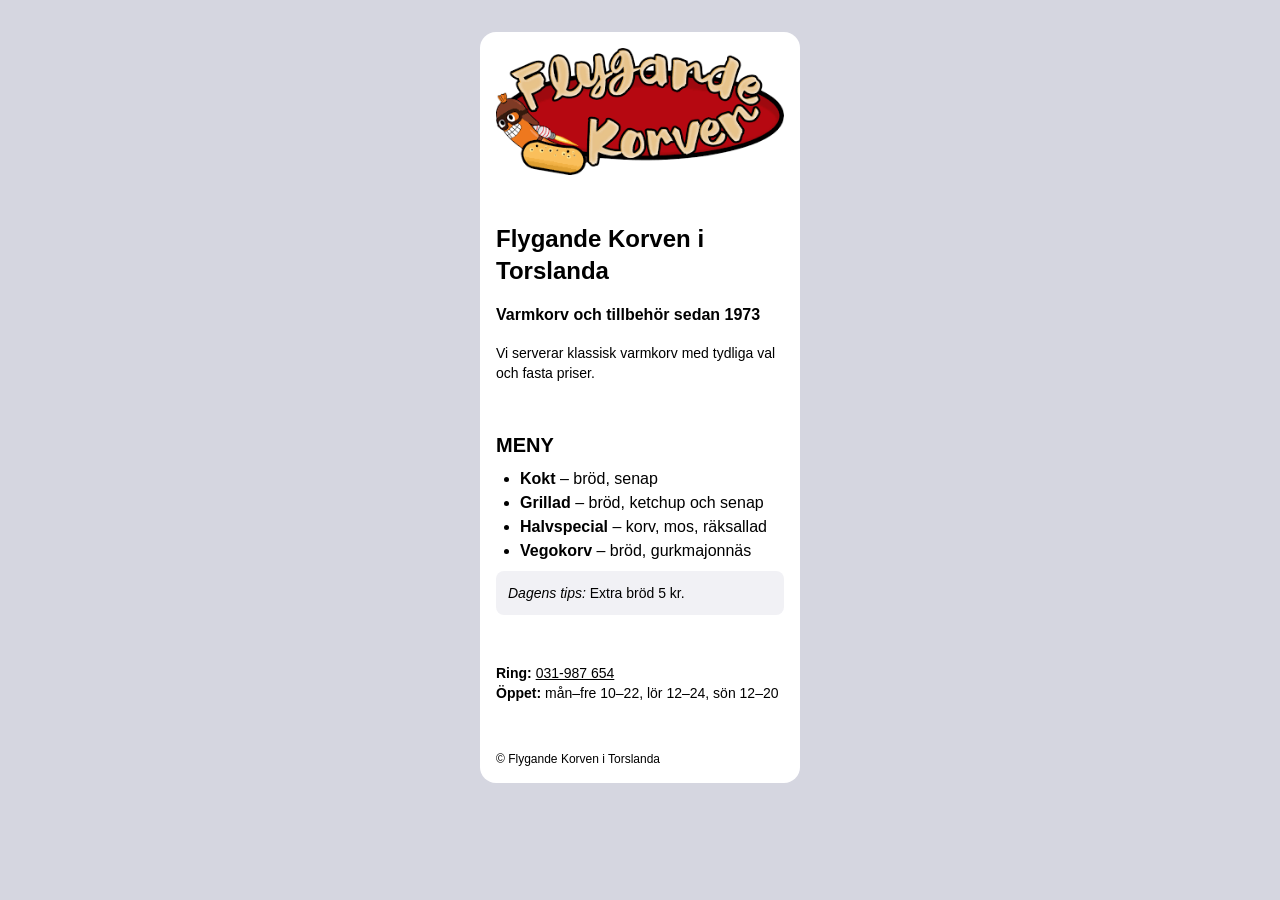
<file: index.html>
<!doctype html>
<html lang="sv">
  <head>
    <meta charset="utf-8">
    <meta name="viewport" content="width=device-width, initial-scale=1">
    <title>Flygande Korven i Torslanda</title>
    <link rel="stylesheet" href="style.css">
  </head>
  <body>
    <div class="menu-card">
      <header>
        <img class="logo" src="assets/flygande-korven-logo.png" alt="Flygande Korven">
        <h1>Flygande Korven i Torslanda</h1>
        <p class="tagline">Varmkorv och tillbehör sedan 1973</p>
        <p class="description">Vi serverar klassisk varmkorv med tydliga val och fasta priser.</p>
      </header>
      <main>
        <h2>MENY</h2>
        <ul>
          <li><strong>Kokt</strong> – bröd, senap</li>
          <li><strong>Grillad</strong> – bröd, ketchup och senap</li>
          <li><strong>Halvspecial</strong> – korv, mos, räksallad</li>
          <li><strong>Vegokorv</strong> – bröd, gurkmajonnäs</li>
        </ul>
        <p class="menu-tip"><em>Dagens tips:</em> Extra bröd 5 kr.</p>
      </main>
      <footer>
        <p><strong>Ring:</strong> <a href="tel:031987654">031-987 654</a><br>
          <strong>Öppet:</strong> mån–fre 10–22, lör 12–24, sön 12–20</p>
        <p class="copyright">© Flygande Korven i Torslanda</p>
      </footer>
    </div>
  </body>
</html>
</file>
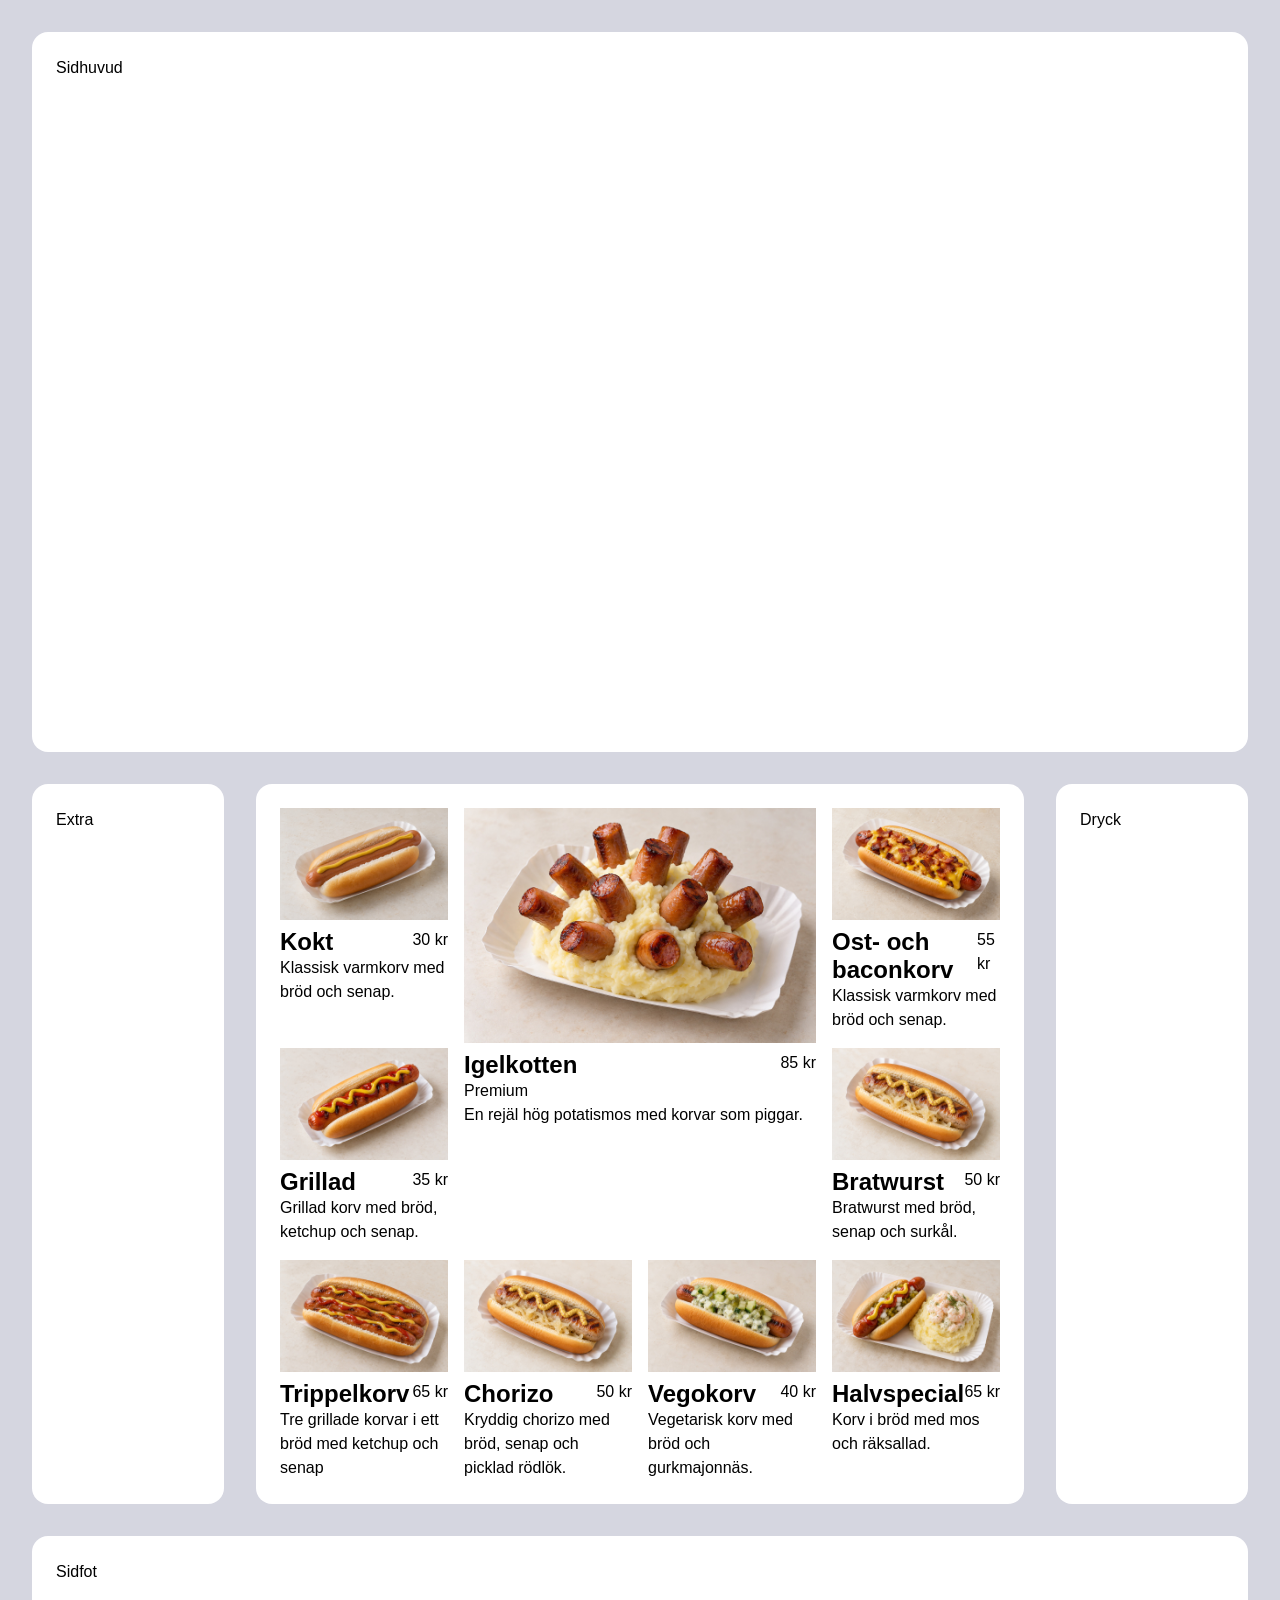
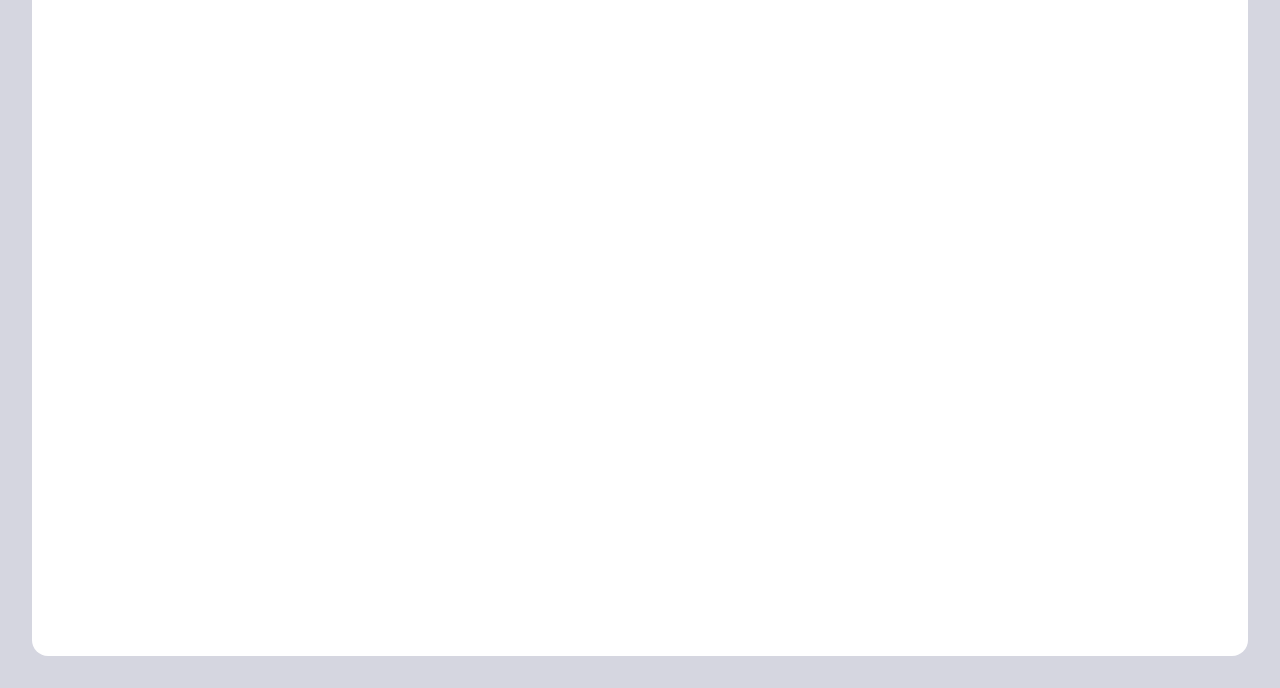
<file: grid/index.html>
<!doctype html>
<html lang="sv">
<head>
  <meta charset="utf-8">
  <meta name="viewport" content="width=device-width, initial-scale=1">
  <title>Flygande Korven – start med Flexbox</title>
  <link rel="stylesheet" href="style.css">
</head>
<body>
 <div class="layout">
  <header class="card">Sidhuvud</header>
  <aside class="card">Extra</aside>
  <main class="card">    
      <article class="dish-card">
        <img src="assets/kokt.jpg" width="1536" height="1024" alt="Kokt korv i bröd med senap">
        <div class="dish-copy">
          <div class="dish-heading">
            <div class="dish-label"><h2 class="dish-name">Kokt</h2></div>
            <p class="dish-price">30 kr</p>
          </div>
          <p class="dish-description">Klassisk varmkorv med bröd och senap.</p>
        </div>
      </article>
      <article class="dish-card featured">
        <img src="assets/igelkotten.jpg" width="1536" height="1024" alt="Potatismos med grillade korvbitar som piggar">
        <div class="dish-copy">
          <div class="dish-heading">
            <div class="dish-label"><h2 class="dish-name">Igelkotten</h2><span class="premium">Premium</span></div>
            <p class="dish-price">85 kr</p>
          </div>
          <p class="dish-description">En rejäl hög potatismos med korvar som piggar.</p>
        </div>
      </article>
      <article class="dish-card">
        <img src="assets/ostbacon.jpg" width="1536" height="1024" alt="Korv i bröd med ost och bacon">
        <div class="dish-copy">
          <div class="dish-heading">
            <div class="dish-label"><h2 class="dish-name">Ost- och baconkorv</h2></div>
            <p class="dish-price">55 kr</p>
          </div>
          <p class="dish-description">Klassisk varmkorv med bröd och senap.</p>
        </div>
      </article>
      <article class="dish-card">
        <img src="assets/grillad.jpg" width="1536" height="1024" alt="Grillad korv i bröd med ketchup och senap">
        <div class="dish-copy">
          <div class="dish-heading">
            <div class="dish-label"><h2 class="dish-name">Grillad</h2></div>
            <p class="dish-price">35 kr</p>
          </div>
          <p class="dish-description">Grillad korv med bröd, ketchup och senap.</p>
        </div>
      </article>
      <article class="dish-card">
        <img src="assets/bratwurst.jpg" width="1536" height="1024" alt="Bratwurst i bröd med senap och surkål">
        <div class="dish-copy">
          <div class="dish-heading">
            <div class="dish-label"><h2 class="dish-name">Bratwurst</h2></div>
            <p class="dish-price">50 kr</p>
          </div>
          <p class="dish-description">Bratwurst med bröd, senap och surkål.</p>
        </div>
      </article>
      <article class="dish-card">
        <img src="assets/trippelkorv.jpg" width="1536" height="1024" alt="Tre korvar i ett bröd med ketchup och senap">
        <div class="dish-copy">
          <div class="dish-heading">
            <div class="dish-label"><h2 class="dish-name">Trippelkorv</h2></div>
            <p class="dish-price">65 kr</p>
          </div>
          <p class="dish-description">Tre grillade korvar i ett bröd med ketchup och senap</p>
        </div>
      </article>
      <article class="dish-card">
        <img src="assets/bratwurst.jpg" width="1536" height="1024" alt="Korv i bröd med senap, samma referensbild som Bratwurst">
        <div class="dish-copy">
          <div class="dish-heading">
            <div class="dish-label"><h2 class="dish-name">Chorizo</h2></div>
            <p class="dish-price">50 kr</p>
          </div>
          <p class="dish-description">Kryddig chorizo med bröd, senap och picklad rödlök.</p>
        </div>
      </article>
      <article class="dish-card">
        <img src="assets/vegokorv.jpg" width="1536" height="1024" alt="Vegokorv i bröd med gurkmajonnäs">
        <div class="dish-copy">
          <div class="dish-heading">
            <div class="dish-label"><h2 class="dish-name">Vegokorv</h2></div>
            <p class="dish-price">40 kr</p>
          </div>
          <p class="dish-description">Vegetarisk korv med bröd och gurkmajonnäs.</p>
        </div>
      </article>
      <article class="dish-card">
        <img src="assets/halvspecial.jpg" width="1536" height="1024" alt="Korv i bröd med mos och räksallad">
        <div class="dish-copy">
          <div class="dish-heading">
            <div class="dish-label"><h2 class="dish-name">Halvspecial</h2></div>
            <p class="dish-price">65 kr</p>
          </div>
          <p class="dish-description">Korv i bröd med mos och räksallad.</p>
        </div>
      </article>
  
  </main>
  <aside class="card">Dryck</aside>
  <footer class="card">Sidfot</footer>
 </div>

<div class="menu-wrapper">
  <header class="card menu-header">
    <div class="logo"><img src="assets/flygande-korven-logo.png" width="338" height="149" alt="Flygande Korven"></div>
    <div class="text">
      <h1>Flygande Korven i Torslanda</h1>
      <div class="intro-lines"><p>Varmkorv och tillbehör sedan 1973</p><p>Vi serverar klassisk varmkorv med tydliga val och fasta priser.</p></div>
    </div>
  </header>
  <!-- Nästa steg: flytta upp de tre panelerna och ta bort denna wrapper. -->
  <div class="menu-middle">
  <aside class="card side-menu" aria-labelledby="extra-heading">
    <h2 id="extra-heading">Extra</h2>
    <ul><li>Extra bröd – 5 kr</li><li>Potatismos – 20 kr</li><li>Räksallad – 15 kr</li><li>Rostad lök – 5 kr</li></ul>
  </aside>
  <main class="card main-menu" aria-label="Korvmeny">

  </main>
  <aside class="card side-menu" aria-labelledby="drink-heading">
    <h2 id="drink-heading">Dryck</h2>
    <ul><li>Vatten – 15 kr</li><li>Pucko – 25 kr</li><li>Kaffe – 20 kr</li><li>Festis – 15 kr</li></ul>
  </aside>
  </div>
  <footer class="card menu-footer">
    <div class="footer-copy">
      <h2>Öppet</h2>
      <ul><li>mån–fre 10–22</li><li>lör 12–24</li><li>sön 12–20</li></ul>
    </div>
    <div class="logo"><img src="assets/flygande-korven-logo.png" width="338" height="149" alt="Flygande Korven"></div>
    <div class="footer-copy contact">
      <div class="contact-content">
      <h2>Kontakt</h2>
      <ul><li>Korvvägen 1</li><li>Torslanda</li><li><a href="tel:031987654">Ring: 031-987 654</a></li></ul>
      </div>
    </div>
  </footer>
</div>
</body>
</html>
</file>
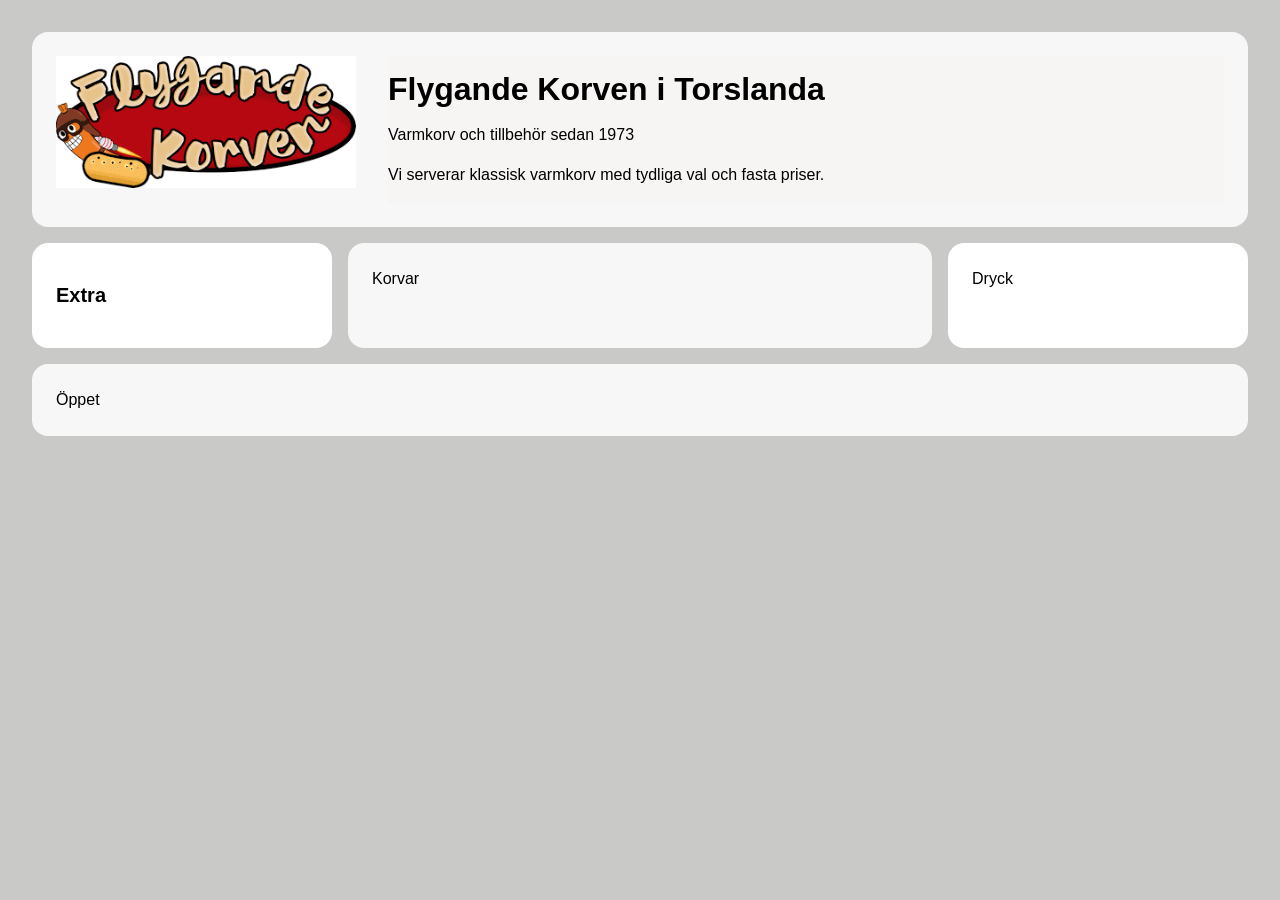
<file: meny-2/index.html>
<!doctype html>
<html lang="sv">
  <head>
    <meta charset="utf-8">
    <meta name="viewport" content="width=device-width, initial-scale=1">
    <title>Flygande Korven i Torslanda</title>
    <link rel="stylesheet" href="style.css">
  </head>
  <body>
    <div class="menu-wrapper">
      <header class="card">
        <div class="logo">
          <img src="/assets/flygande-korven-logo.png">
        </div>
        <div class="text">
          <h1>Flygande Korven i Torslanda</h1>
          <p>Varmkorv och tillbehör sedan 1973</p>
          <p>Vi serverar klassisk varmkorv med tydliga val och fasta priser.</p>
        </div>
      </header>
        
        
      <div class="menu-middle">
        <aside class="card">
          <h2>Extra</h2>
        </aside>
        <main class="card">Korvar</main>
          
      </main>
        <aside class="card">Dryck</aside>
        
          </aside>
      </div>
      
      <footer class="card">Öppet</footer>
    </div>        
  </body>
</html>
</file>
<file: style.css>
body {
  color: #000;
  font-family: Arial, sans-serif;
  font-size: 16px;
  margin: 0;
  padding: 32px;
  background: #d5d6e0;
  line-height: 24px;
}

h1, h2, p, ul {
  margin: 0;
}

.menu-card {
  background: #fff;
  width: 320px;
  max-width: 100%;
  margin: 0 auto;
  padding: 16px;
  border-radius: 16px;
}

* {
  box-sizing: border-box;
}

.logo {
  display: block;
  width: 100%;
  height: auto;
  margin-bottom: 48px;
}

h1 {
  font-size: 24px;
  line-height: 32px;
  margin-bottom: 16px;
}

h2 {
  font-size: 20px;
  line-height: 28px;
  margin-bottom: 8px;
}

.tagline {
  font-weight: 700;
  margin-bottom: 16px;
}

.description {
  font-size: 14px;
  line-height: 20px;
}

header {
  margin-bottom: 48px;
}

footer {
  margin-top: 48px;
  font-size: 14px;
  line-height: 20px;
}

ul {
  padding-left: 24px;
}

.menu-tip {
  background: #f1f1f5;
  padding: 12px;
  border-radius: 8px;
  margin-top: 8px;
  font-size: 14px;
  line-height: 20px;
}

.copyright {
  margin-top: 48px;
  font-size: 12px;
  line-height: 16px;
}

a {
  color: inherit;
  text-decoration: underline;
}

@media (max-width: 380px) {
  body {
    padding: 16px;
  }
}
</file>
<file: grid/style.css>
/* Gemensamma grundstilar från den första menyn. */
* { box-sizing: border-box; }
body { color: #000; font-family: Arial, sans-serif; font-size: 16px; margin: 0; padding: 32px; background: #d5d6e0; line-height: 24px; }
h1, h2, h3, p, ul { margin: 0; }
h1 { font-size: 32px; line-height: 40px; }
h2 { font-size: 24px; line-height: 28px; }
ul { list-style: none; padding: 0; }
.main-menu li strong { font-weight: 400; }
a { color: inherit; }
.tagline { font-weight: 400; }
.description { font-size: 16px; line-height: 24px; }
.menu-tip { font-size: 14px; line-height: 20px; }
.copyright { margin-top: 16px; font-size: 12px; line-height: 16px; text-align: center; }
.card { background: #fff; border-radius: 16px; padding: 24px; }
.logo img { display: block; width: 100%; max-width: 190px; height: auto; }

.menu-wrapper {
  display: none;
  flex-direction: column;
  gap: 16px;
}

.menu-middle {
  display: flex;
  gap: 16px;
}

.menu-middle > aside { flex-basis: 20%; min-width: 0; }
.menu-middle > .main-menu { flex-grow: 1; min-width: 0; }

.menu-wrapper > header { display: flex; align-items: center; gap: 32px; }
.logo { flex-basis: 190px; flex-shrink: 0; min-width: 0; display: flex; align-items: center; justify-content: center; }

.text {
  flex-grow: 1;
  min-width: 0;
  display: flex;
  flex-direction: column;
  align-items: flex-start;
  justify-content: center;
  gap: 8px;
  text-align: left;
}
.text h1 { margin-bottom: 8px; }

.menu-wrapper > footer { display: flex; justify-content: space-between; gap: 16px; }
.footer-copy { flex-basis: 20%; min-width: 0; }

.footer-copy {
  display: flex;
  flex-direction: column;
  align-items: flex-start;
  justify-content: flex-start;
  gap: 16px;
  text-align: left;
}
.side-menu, .main-menu { display: flex; flex-direction: column; gap: 16px; }

/* Nya menybilder: bara en grundregel så att de ryms i sidan.
   Korvkortens utseende, Flexbox och Grid skriver du själv. */
.dish-card img { display: block; max-width: 100%; height: auto; }

/* Din uppgift: se README.md och Figma. Börja med HTML-strukturen. */

/* Samma gruppering av kontaktuppgifterna som i den tidigare footern. */
.contact-content { display: flex; flex-direction: column; gap: 16px; }



/* Grid Layout */
.layout {
  display: grid;
  grid-template-columns: 1fr 4fr 1fr;
  grid-template-rows: 1fr 1fr 1fr;
  gap: 32px;

}

header,
footer {
  grid-column: 1 / -1;
}

main {
  display: grid;
  grid-template-columns: 1fr 1fr 1fr 1fr;
  gap: 16px;
}

.dish-price{

}

.dish-description{

}

.dish-card.featured {
  grid-column: span 2;
  grid-row: span 2;

}


.dish-card {
  display: flex;
  flex-direction: column;
  gap: 16px;
}

.dish-card {
  display: flex;
  flex-direction: column;
  gap: 8px;
}

.dish-heading {
  display: flex;
  flex-direction: row;
  justify-content: space-between;
}

@media (max-width: 500px) {
.layout {
  display: flex;
  flex-direction: column;
}

main {
  grid-template-columns: 1fr;
}

.dish-card.featured {
  grid-column: span 1;


}
}
</file>
<file: meny-2/style.css>
body {
  color: #000;
  font-family: Arial, sans-serif;
  font-size: 16px;
  margin: 0;
  padding: 32px;
  background: #c9c9c8;
  line-height: 24px;
}

h1 {
  font-size: 32px;
  font-weight: bolder;
}

h2 {
  font-size: 20px;
  font-weight: bolder;
}



* {
  box-sizing: border-box;
}

.menu-wrapper {
  display: flex;
  flex-direction: column;
  gap: 16px;
}

.menu-wrapper header {
  display: flex;
  gap: 32px;
}

.menu-wrapper header .logo img {
  width: 300px;
}

.menu-wrapper header .text {
  background: rgb(247, 244, 244);
  flex-grow: 1;
}

.menu-middle {
  display: flex;
  justify-content: space-between;
  gap: 16px;
}

.menu-middle aside {
  background: rgb(255, 255, 255);
  flex-basis: 300px;
}

.menu-middle main {
  flex-grow: 1;
}


.card {
  background: rgb(248, 247, 247);
  border-radius: 16px;
  padding: 24px;
}
</file>
